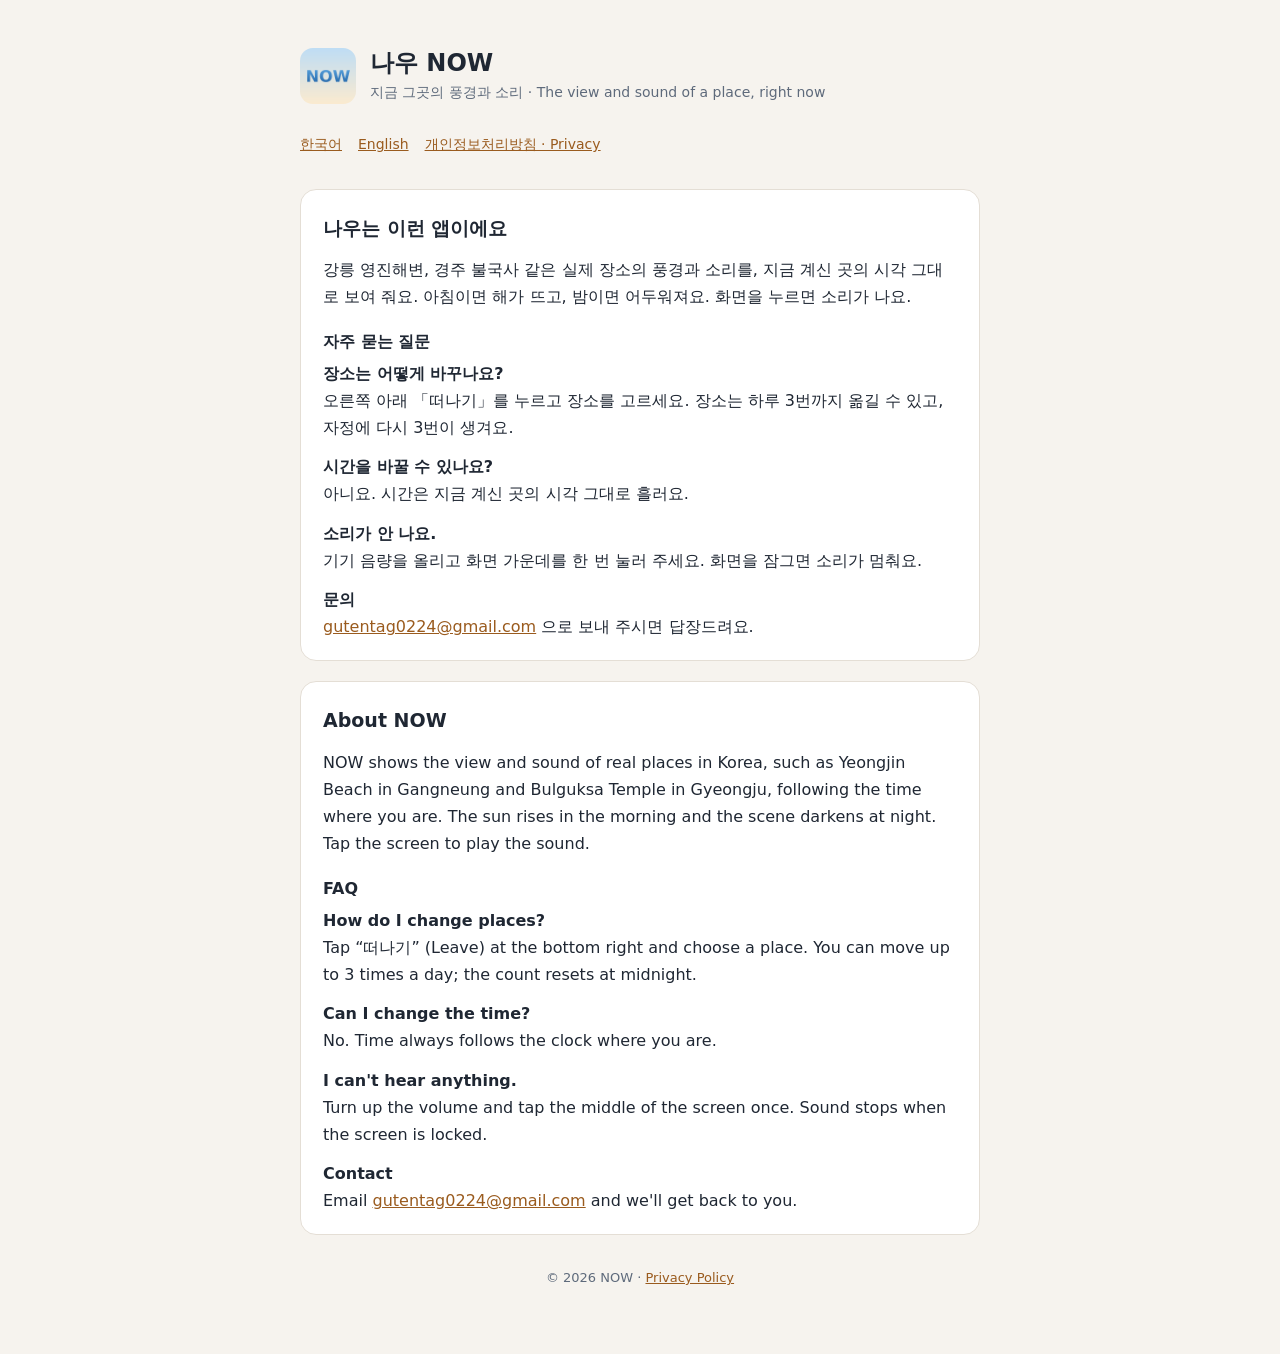
<file: index.html>
<!doctype html>
<html lang="ko">
<head>
<meta charset="utf-8">
<meta name="viewport" content="width=device-width,initial-scale=1">
<title>나우 NOW · 지원 Support</title>
<meta name="description" content="나우 — 지금 그곳의 풍경과 소리 · NOW — the view and sound of a real place, right now">
<link rel="stylesheet" href="style.css">
<link rel="icon" href="icon.png">
</head>
<body>
<main>
  <header>
    <img src="icon.png" alt="">
    <div><h1>나우 NOW</h1><p>지금 그곳의 풍경과 소리 · The view and sound of a place, right now</p></div>
  </header>
  <nav><a href="#ko">한국어</a><a href="#en">English</a><a href="privacy.html">개인정보처리방침 · Privacy</a></nav>

  <section id="ko">
    <h2>나우는 이런 앱이에요</h2>
    <p>강릉 영진해변, 경주 불국사 같은 실제 장소의 풍경과 소리를, 지금 계신 곳의 시각 그대로 보여 줘요. 아침이면 해가 뜨고, 밤이면 어두워져요. 화면을 누르면 소리가 나요.</p>
    <h3>자주 묻는 질문</h3>
    <p><b>장소는 어떻게 바꾸나요?</b><br>오른쪽 아래 「떠나기」를 누르고 장소를 고르세요. 장소는 하루 3번까지 옮길 수 있고, 자정에 다시 3번이 생겨요.</p>
    <p><b>시간을 바꿀 수 있나요?</b><br>아니요. 시간은 지금 계신 곳의 시각 그대로 흘러요.</p>
    <p><b>소리가 안 나요.</b><br>기기 음량을 올리고 화면 가운데를 한 번 눌러 주세요. 화면을 잠그면 소리가 멈춰요.</p>
    <p><b>문의</b><br><a href="mailto:gutentag0224@gmail.com">gutentag0224@gmail.com</a> 으로 보내 주시면 답장드려요.</p>
  </section>

  <section id="en" lang="en">
    <h2>About NOW</h2>
    <p>NOW shows the view and sound of real places in Korea, such as Yeongjin Beach in Gangneung and Bulguksa Temple in Gyeongju, following the time where you are. The sun rises in the morning and the scene darkens at night. Tap the screen to play the sound.</p>
    <h3>FAQ</h3>
    <p><b>How do I change places?</b><br>Tap “떠나기” (Leave) at the bottom right and choose a place. You can move up to 3 times a day; the count resets at midnight.</p>
    <p><b>Can I change the time?</b><br>No. Time always follows the clock where you are.</p>
    <p><b>I can't hear anything.</b><br>Turn up the volume and tap the middle of the screen once. Sound stops when the screen is locked.</p>
    <p><b>Contact</b><br>Email <a href="mailto:gutentag0224@gmail.com">gutentag0224@gmail.com</a> and we'll get back to you.</p>
  </section>
  <footer>© 2026 NOW · <a href="privacy.html">Privacy Policy</a></footer>
</main>
</body>
</html>
</file>
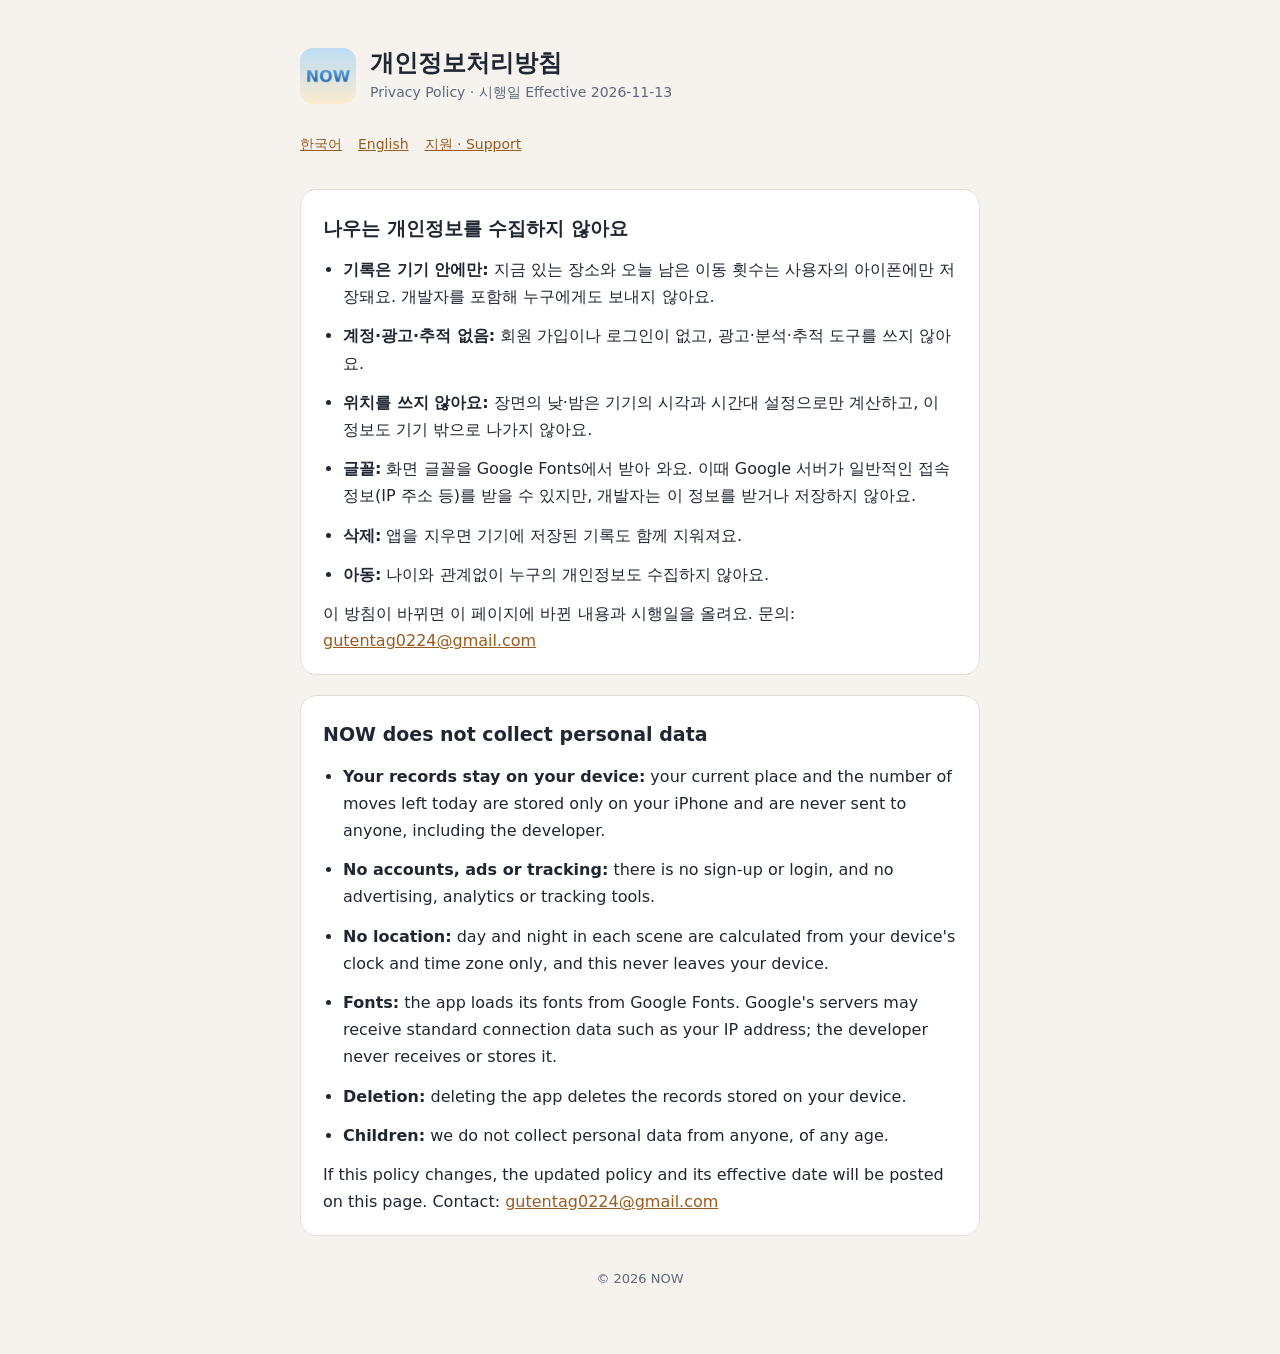
<file: privacy.html>
<!doctype html>
<html lang="ko">
<head>
<meta charset="utf-8">
<meta name="viewport" content="width=device-width,initial-scale=1">
<title>나우 개인정보처리방침 · Privacy Policy</title>
<meta name="description" content="나우(NOW)는 개인정보를 수집하지 않습니다 · NOW does not collect personal data">
<link rel="stylesheet" href="style.css">
<link rel="icon" href="icon.png">
</head>
<body>
<main>
  <header>
    <img src="icon.png" alt="">
    <div><h1>개인정보처리방침</h1><p>Privacy Policy · 시행일 Effective 2026-11-13</p></div>
  </header>
  <nav><a href="#ko">한국어</a><a href="#en">English</a><a href="./">지원 · Support</a></nav>

  <section id="ko">
    <h2>나우는 개인정보를 수집하지 않아요</h2>
    <ul>
      <li><b>기록은 기기 안에만:</b> 지금 있는 장소와 오늘 남은 이동 횟수는 사용자의 아이폰에만 저장돼요. 개발자를 포함해 누구에게도 보내지 않아요.</li>
      <li><b>계정·광고·추적 없음:</b> 회원 가입이나 로그인이 없고, 광고·분석·추적 도구를 쓰지 않아요.</li>
      <li><b>위치를 쓰지 않아요:</b> 장면의 낮·밤은 기기의 시각과 시간대 설정으로만 계산하고, 이 정보도 기기 밖으로 나가지 않아요.</li>
      <li><b>글꼴:</b> 화면 글꼴을 Google Fonts에서 받아 와요. 이때 Google 서버가 일반적인 접속 정보(IP 주소 등)를 받을 수 있지만, 개발자는 이 정보를 받거나 저장하지 않아요.</li>
      <li><b>삭제:</b> 앱을 지우면 기기에 저장된 기록도 함께 지워져요.</li>
      <li><b>아동:</b> 나이와 관계없이 누구의 개인정보도 수집하지 않아요.</li>
    </ul>
    <p>이 방침이 바뀌면 이 페이지에 바뀐 내용과 시행일을 올려요. 문의: <a href="mailto:gutentag0224@gmail.com">gutentag0224@gmail.com</a></p>
  </section>

  <section id="en" lang="en">
    <h2>NOW does not collect personal data</h2>
    <ul>
      <li><b>Your records stay on your device:</b> your current place and the number of moves left today are stored only on your iPhone and are never sent to anyone, including the developer.</li>
      <li><b>No accounts, ads or tracking:</b> there is no sign-up or login, and no advertising, analytics or tracking tools.</li>
      <li><b>No location:</b> day and night in each scene are calculated from your device's clock and time zone only, and this never leaves your device.</li>
      <li><b>Fonts:</b> the app loads its fonts from Google Fonts. Google's servers may receive standard connection data such as your IP address; the developer never receives or stores it.</li>
      <li><b>Deletion:</b> deleting the app deletes the records stored on your device.</li>
      <li><b>Children:</b> we do not collect personal data from anyone, of any age.</li>
    </ul>
    <p>If this policy changes, the updated policy and its effective date will be posted on this page. Contact: <a href="mailto:gutentag0224@gmail.com">gutentag0224@gmail.com</a></p>
  </section>
  <footer>© 2026 NOW</footer>
</main>
</body>
</html>
</file>
<file: style.css>
/* 나우 지원·개인정보 페이지 */
:root{--bg:#F6F3EE;--card:#FFFFFF;--ink:#1F2733;--muted:#5E6A7B;--line:#E4DED5;--accent:#9A5B1E;color-scheme:light}
@media (prefers-color-scheme:dark){:root{--bg:#06080E;--card:#111520;--ink:#EEF2F8;--muted:#A7B3C9;--line:#252B38;--accent:#F2C48D;color-scheme:dark}}
*{box-sizing:border-box}
body{margin:0;background:var(--bg);color:var(--ink);font:16px/1.7 -apple-system,BlinkMacSystemFont,"Apple SD Gothic Neo","Segoe UI",system-ui,sans-serif;-webkit-text-size-adjust:100%}
main{max-width:720px;margin:0 auto;padding:48px 20px 64px}
header{display:flex;align-items:center;gap:14px;margin-bottom:28px}
header img{width:56px;height:56px;border-radius:13px}
header h1{margin:0;font-size:24px;line-height:1.3}
header p{margin:2px 0 0;color:var(--muted);font-size:14px}
nav{display:flex;gap:16px;flex-wrap:wrap;margin:0 0 32px;font-size:14px}
a{color:var(--accent)}
section{background:var(--card);border:1px solid var(--line);border-radius:16px;padding:22px 22px 8px;margin-bottom:20px}
h2{margin:0 0 12px;font-size:19px}
h3{margin:18px 0 4px;font-size:16px}
p,li{margin:0 0 12px;color:var(--ink)}
ul{padding-left:20px;margin:0 0 12px}
.muted{color:var(--muted);font-size:14px}
footer{margin-top:32px;color:var(--muted);font-size:13px;text-align:center}
</file>
